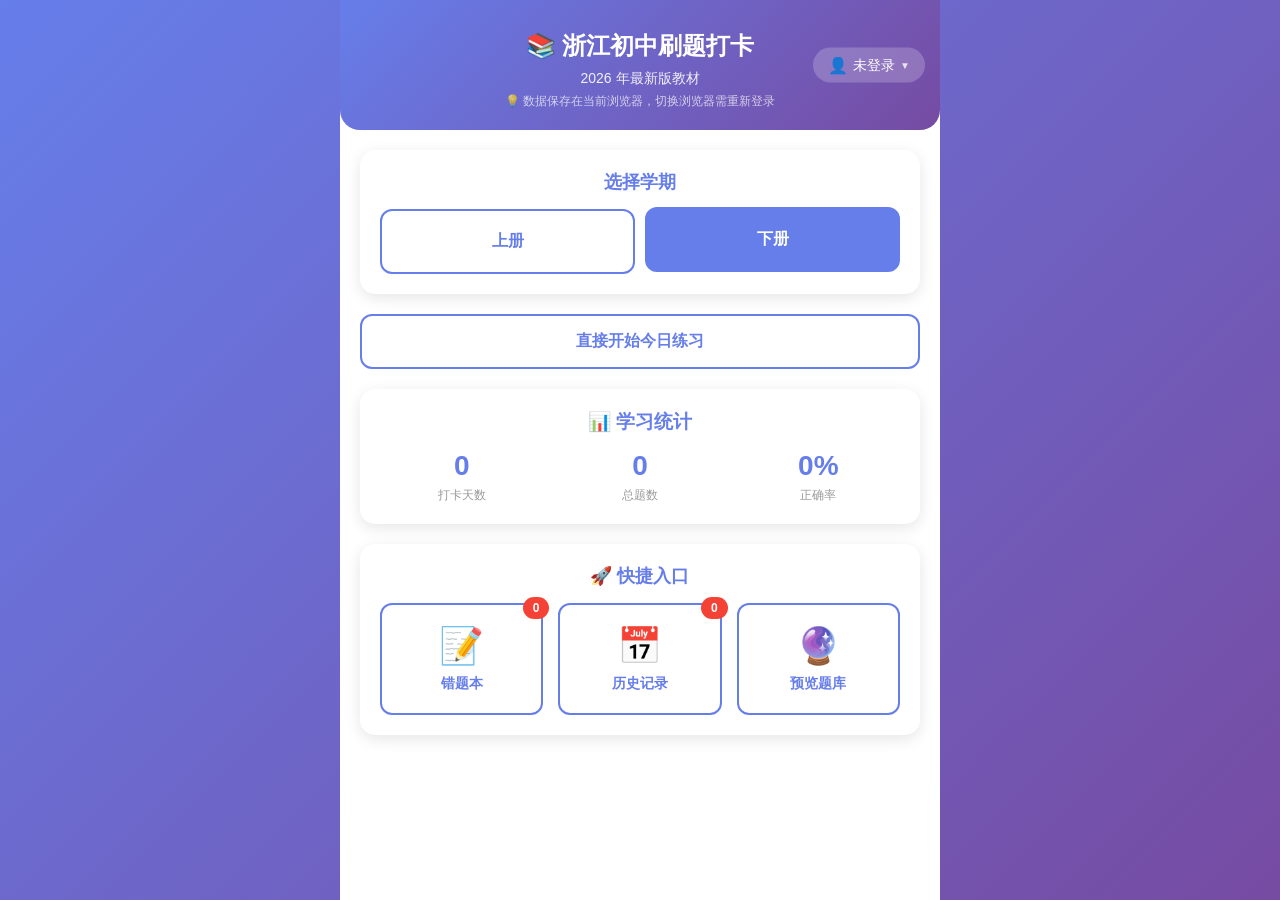
<file: index.html>
<!DOCTYPE html>
<html lang="zh-CN">
<head>
    <meta charset="UTF-8">
    <meta name="viewport" content="width=device-width, initial-scale=1.0, maximum-scale=1.0, user-scalable=no">
    <meta name="apple-mobile-web-app-capable" content="yes">
    <meta name="apple-mobile-web-app-status-bar-style" content="black-translucent">
    <title>浙江初中刷题打卡</title>
    <link rel="stylesheet" href="css/style.css">
    <link rel="stylesheet" href="css/user.css">
    <link rel="manifest" href="manifest.json">
</head>
<body>
    <div id="app">
        <!-- 首页 - 年级选择 -->
        <div id="home-page" class="page active">
            <div class="header">
                <div class="header-user">
                    <button class="user-switch-btn" onclick="app.showUserManager()">
                        <span class="user-icon">👤</span>
                        <span class="user-name" id="current-username">未登录</span>
                        <span class="user-arrow">▼</span>
                    </button>
                    
                </div>
                <h1>📚 浙江初中刷题打卡</h1>
                <p class="subtitle">2026 年最新版教材</p>
                <p class="subtitle" style="font-size:12px; opacity:0.7; margin-top:5px;">💡 数据保存在当前浏览器，切换浏览器需重新登录</p>
            </div>
            
            <div class="grade-selector">
                <h2>选择学期</h2>
                <div class="semester-buttons">
                    <button class="semester-btn" data-semester="upper">上册</button>
                    <button class="semester-btn selected" data-semester="lower">下册</button>
                </div>
            </div>
            
            <div class="quick-start-btn" style="text-align:center; margin:20px 0;">
                <button class="grade-btn" style="width:100%; padding:15px; font-size:16px;" onclick="app.startPractice()">直接开始今日练习</button>
            </div>
            
            <div class="stats-preview" id="stats-preview">
                <h3>📊 学习统计</h3>
                <div class="stats-grid">
                    <div class="stat-item">
                        <div class="stat-value" id="stat-days">0</div>
                        <div class="stat-label">打卡天数</div>
                    </div>
                    <div class="stat-item">
                        <div class="stat-value" id="stat-total">0</div>
                        <div class="stat-label">总题数</div>
                    </div>
                    <div class="stat-item">
                        <div class="stat-value" id="stat-correct">0%</div>
                        <div class="stat-label">正确率</div>
                    </div>
                </div>
                <div id="stats-empty-tip" style="text-align:center; color:#999; font-size:13px; margin-top:15px; display:none;">
                    💡 完成一次打卡练习后，这里会显示你的学习数据
                </div>
            </div>
            
            <!-- 快捷入口 -->
            <div class="quick-access">
                <h2>🚀 快捷入口</h2>
                <div class="quick-buttons">
                    <button class="quick-btn" onclick="app.showPage('wrong')">
                        <span class="quick-icon">📝</span>
                        <span class="quick-text">错题本</span>
                        <span class="quick-count" id="wrong-count">0</span>
                    </button>
                    <button class="quick-btn" onclick="app.showPage('history')">
                        <span class="quick-icon">📅</span>
                        <span class="quick-text">历史记录</span>
                        <span class="quick-count" id="history-count">0</span>
                    </button>
                    <button class="quick-btn" onclick="app.showPreviewSelector()">
                        <span class="quick-icon">🔮</span>
                        <span class="quick-text">预览题库</span>
                    </button>
                </div>
            </div>
        </div>

        <!-- 每日打卡页面 -->
        <div id="practice-page" class="page">
            <div class="header">
                <button class="back-btn" onclick="app.showPage('home')">← 返回</button>
                <h1 id="practice-title">每日打卡</h1>
                <div class="progress-info">
                    <span id="question-counter">1/30</span>
                    <span id="timer">00:00</span>
                </div>
            </div>
            
            <div class="question-container">
                <div class="subject-tag" id="subject-tag">语文</div>
                <div class="question-text" id="question-text">题目内容...</div>
                <div class="options" id="options-container">
                    <!-- 选项动态生成 -->
                </div>
            </div>
            
            <div class="feedback" id="feedback" style="display:none;">
                <div class="feedback-icon" id="feedback-icon"></div>
                <div class="feedback-text" id="feedback-text"></div>
                <div class="explanation" id="explanation"></div>
                <button class="next-btn" onclick="app.nextQuestion()">下一题 →</button>
            </div>
            
            <button class="submit-btn" id="submit-btn" onclick="app.submitAnswer()">提交答案</button>
        </div>

        <!-- 完成页面 -->
        <div id="complete-page" class="page">
            <div class="header">
                <h1>🎉 打卡完成!</h1>
            </div>
            
            <div class="result-summary">
                <div class="score-circle">
                    <div class="score-value" id="final-score">0</div>
                    <div class="score-label">总分</div>
                </div>
                
                <div class="result-details">
                    <div class="result-row">
                        <span>答对题数</span>
                        <span id="result-correct">0/30</span>
                    </div>
                    <div class="result-row">
                        <span>正确率</span>
                        <span id="result-rate">0%</span>
                    </div>
                    <div class="result-row">
                        <span>用时</span>
                        <span id="result-time">00:00</span>
                    </div>
                </div>
            </div>
            
            <div class="subject-breakdown" id="subject-breakdown">
                <h3>各科表现</h3>
                <!-- 动态生成 -->
            </div>
            
            <div class="action-buttons">
                <button class="action-btn primary" onclick="app.showPage('home')">返回首页</button>
                <button class="action-btn" onclick="app.showWrongAnswers()">查看错题</button>
            </div>
        </div>

        <!-- 错题本页面 -->
        <div id="wrong-page" class="page">
            <div class="header">
                <button class="back-btn" onclick="app.showPage('home')">← 返回</button>
                <h1>📝 错题本</h1>
            </div>
            
            <div class="wrong-filters">
                <button class="filter-btn active" data-filter="all">全部</button>
                <button class="filter-btn" data-filter="语文">语文</button>
                <button class="filter-btn" data-filter="数学">数学</button>
                <button class="filter-btn" data-filter="英语">英语</button>
                <button class="filter-btn" data-filter="科学">科学</button>
                <button class="filter-btn" data-filter="社会">社会</button>
            </div>
            
            <div class="wrong-list" id="wrong-list">
                <!-- 动态生成 -->
            </div>
            
            <button class="clear-btn" onclick="app.clearWrongBook()" style="display:none;" id="clear-wrong-btn">
                清空错题本
            </button>
        </div>

        <!-- 历史记录页面 -->
        <div id="history-page" class="page">
            <div class="header">
                <button class="back-btn" onclick="app.showPage('home')">← 返回</button>
                <h1>📅 历史记录</h1>
            </div>
            
            <div class="history-list" id="history-list">
                <!-- 动态生成 -->
            </div>
        </div>

        <!-- 预览选择页面 -->
        <div id="preview-selector-page" class="page">
            <div class="header">
                <button class="back-btn" onclick="app.showPage('home')">← 返回</button>
                <h1>🔮 题库预览</h1>
                <p class="subtitle">查看未来几天的题目安排</p>
            </div>
            
            <div class="preview-selector">
                <div class="preview-form">
                    <div class="form-group">
                        <label>选择学期</label>
                        <div class="semester-buttons">
                            <button class="preview-semester-btn" data-semester="upper">上册</button>
                            <button class="preview-semester-btn selected" data-semester="lower">下册</button>
                        </div>
                    </div>
                    
                    <div class="form-group">
                        <label>预览天数</label>
                        <div class="preview-days-buttons">
                            <button class="preview-days-btn active" data-days="3">3 天</button>
                            <button class="preview-days-btn" data-days="5">5 天</button>
                            <button class="preview-days-btn" data-days="7">7 天</button>
                        </div>
                    </div>
                    
                    <button class="preview-generate-btn" onclick="app.generatePreview()">
                        <span class="btn-icon">✨</span>
                        <span class="btn-text">立即预览</span>
                    </button>
                </div>
            </div>
        </div>

        <!-- 预览结果页面 -->
        <div id="preview-result-page" class="page">
            <div class="header">
                <button class="back-btn" onclick="app.showPage('preview-selector')">← 返回</button>
                <h1>📋 题库预览</h1>
                <div class="preview-info" id="preview-info">
                    <!-- 动态生成 -->
                </div>
            </div>
            
            <div class="preview-days-container" id="preview-days-container">
                <!-- 动态生成 -->
            </div>
        </div>

        <!-- 用户管理页面 -->
        <div id="user-manager-page" class="page">
            <div class="header">
                <button class="back-btn" onclick="app.showPage('home')">← 返回</button>
                <h1>👤 用户管理</h1>
            </div>
            
            <div class="user-manager">
                <div class="add-user-section">
                    <h3>➕ 新建用户</h3>
                    <div class="add-user-form">
                        <input type="text" id="new-username-input" placeholder="输入用户名" maxlength="10">
                        <button class="add-user-btn" onclick="app.addUser()">添加</button>
                    </div>
                </div>
                
                <div class="user-list-section">
                    <h3>👥 用户列表</h3>
                    <div class="user-list" id="user-list">
                        <!-- 动态生成 -->
                    </div>
                </div>
            </div>
        </div>

        
    </div>

    <script src="js/data.js?v=20260401_fix"></script>
    <script src="js/grade7-lower.js?v=20260401"></script>
    <!-- 纯前端存储版本，适用于 GitHub Pages -->
    <script src="js/storage.js?v=20260402_local"></script>
    <script src="js/app.js?v=20260401_db"></script>
</body>
</html>
</file>
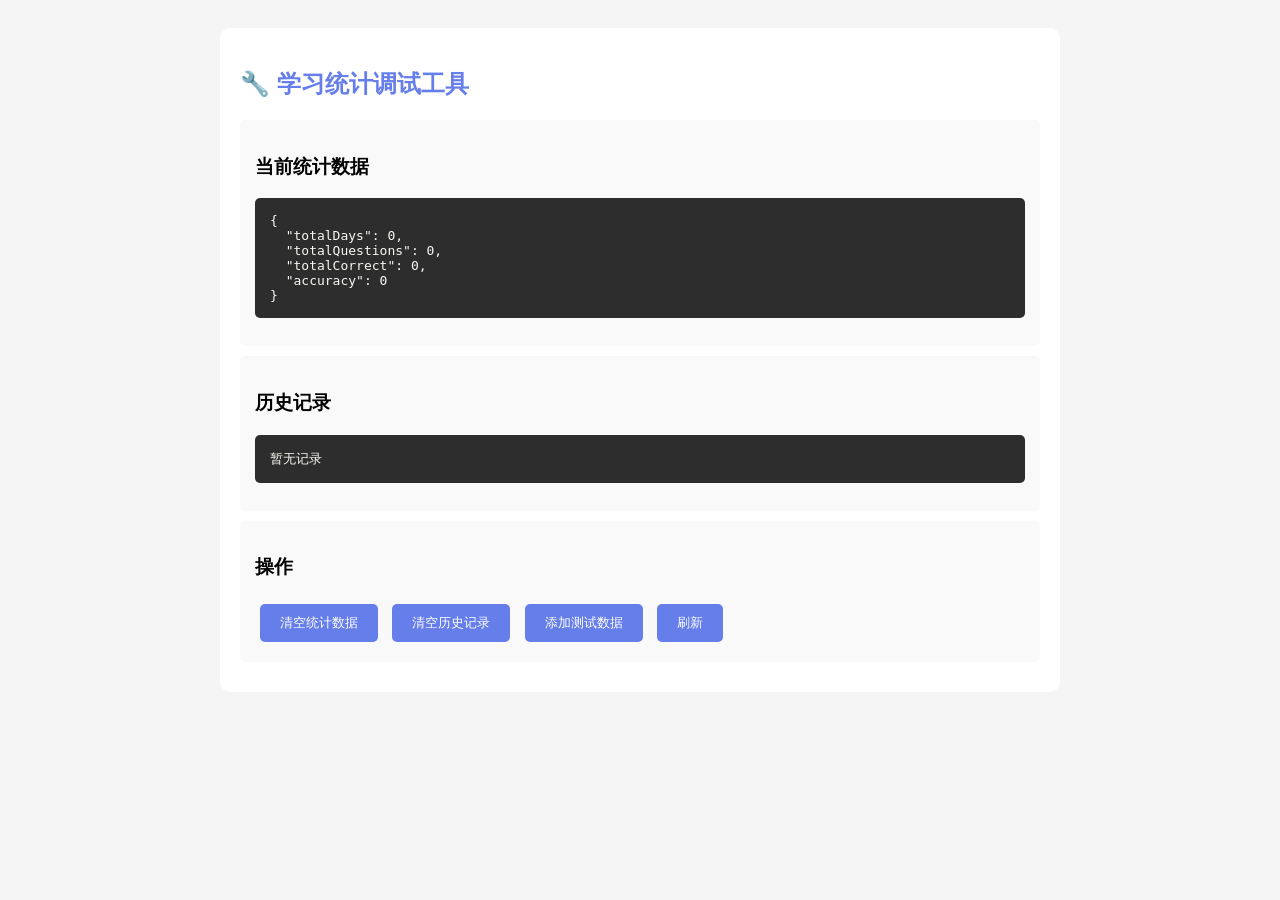
<file: debug.html>
<!DOCTYPE html>
<html lang="zh-CN">
<head>
    <meta charset="UTF-8">
    <meta name="viewport" content="width=device-width, initial-scale=1.0">
    <title>调试工具</title>
    <style>
        body { font-family: Arial; padding: 20px; background: #f5f5f5; }
        .container { max-width: 800px; margin: 0 auto; background: white; padding: 20px; border-radius: 10px; }
        h2 { color: #667eea; }
        .data-box { background: #f9f9f9; padding: 15px; margin: 10px 0; border-radius: 5px; }
        .btn { background: #667eea; color: white; border: none; padding: 10px 20px; border-radius: 5px; cursor: pointer; margin: 5px; }
        .btn:hover { background: #764ba2; }
        pre { background: #2d2d2d; color: #f8f8f2; padding: 15px; overflow: auto; border-radius: 5px; }
    </style>
</head>
<body>
    <div class="container">
        <h2>🔧 学习统计调试工具</h2>
        
        <div class="data-box">
            <h3>当前统计数据</h3>
            <pre id="stats-data">加载中...</pre>
        </div>
        
        <div class="data-box">
            <h3>历史记录</h3>
            <pre id="history-data">加载中...</pre>
        </div>
        
        <div class="data-box">
            <h3>操作</h3>
            <button class="btn" onclick="clearStats()">清空统计数据</button>
            <button class="btn" onclick="clearHistory()">清空历史记录</button>
            <button class="btn" onclick="addTestData()">添加测试数据</button>
            <button class="btn" onclick="location.reload()">刷新</button>
        </div>
    </div>
    
    <script>
        function loadStats() {
            const stats = JSON.parse(localStorage.getItem('zhongkao_stats') || '{"totalDays":0,"totalQuestions":0,"totalCorrect":0,"accuracy":0}');
            document.getElementById('stats-data').textContent = JSON.stringify(stats, null, 2);
        }
        
        function loadHistory() {
            const history = JSON.parse(localStorage.getItem('zhongkao_history') || '[]');
            document.getElementById('history-data').textContent = history.length > 0 ? 
                JSON.stringify(history.slice(0, 5), null, 2) + (history.length > 5 ? `\n... 共${history.length}条记录` : '') : '暂无记录';
        }
        
        function clearStats() {
            localStorage.removeItem('zhongkao_stats');
            alert('统计数据已清空！');
            loadStats();
        }
        
        function clearHistory() {
            localStorage.removeItem('zhongkao_history');
            alert('历史记录已清空！');
            loadHistory();
        }
        
        function addTestData() {
            const testStats = {
                totalDays: 5,
                totalQuestions: 150,
                totalCorrect: 120,
                accuracy: 80,
                lastPracticeDate: new Date().toLocaleDateString('zh-CN')
            };
            localStorage.setItem('zhongkao_stats', JSON.stringify(testStats));
            
            const testHistory = [{
                id: Date.now().toString(),
                date: new Date().toLocaleDateString('zh-CN'),
                time: new Date().toLocaleTimeString('zh-CN', {hour: '2-digit', minute: '2-digit'}),
                grade: 7,
                semester: 'lower',
                totalQuestions: 30,
                correctCount: 25,
                accuracy: 83,
                duration: 1200
            }];
            localStorage.setItem('zhongkao_history', JSON.stringify(testHistory));
            
            alert('测试数据已添加！请刷新主页面查看效果。');
            loadStats();
            loadHistory();
        }
        
        loadStats();
        loadHistory();
    </script>
</body>
</html>
</file>
<file: css/style.css>
/* 基础样式 */
* {
    margin: 0;
    padding: 0;
    box-sizing: border-box;
}

body {
    font-family: -apple-system, BlinkMacSystemFont, 'Segoe UI', Roboto, 'Helvetica Neue', Arial, sans-serif;
    background: linear-gradient(135deg, #667eea 0%, #764ba2 100%);
    min-height: 100vh;
    color: #333;
}

#app {
    max-width: 600px;
    margin: 0 auto;
    min-height: 100vh;
    background: #fff;
}

/* 页面切换 */
.page {
    display: none;
    padding: 20px;
    min-height: 100vh;
}

.page.active {
    display: block;
}

/* 头部 */
.header {
    text-align: center;
    padding: 20px 0;
    background: linear-gradient(135deg, #667eea 0%, #764ba2 100%);
    color: white;
    margin: -20px -20px 20px -20px;
    padding: 30px 20px 20px;
    border-radius: 0 0 20px 20px;
    position: relative;
}

.header h1 {
    font-size: 24px;
    margin-bottom: 8px;
}

.subtitle {
    opacity: 0.9;
    font-size: 14px;
}

.back-btn {
    position: absolute;
    left: 15px;
    top: 50%;
    transform: translateY(-50%);
    background: rgba(255,255,255,0.2);
    border: none;
    color: white;
    padding: 8px 15px;
    border-radius: 20px;
    cursor: pointer;
    font-size: 14px;
}

.progress-info {
    position: absolute;
    right: 15px;
    top: 50%;
    transform: translateY(-50%);
    display: flex;
    gap: 15px;
    font-size: 14px;
    opacity: 0.9;
}

/* 年级选择 */
.grade-selector, .semester-selector {
    background: white;
    border-radius: 15px;
    padding: 20px;
    margin-bottom: 20px;
    box-shadow: 0 4px 15px rgba(0,0,0,0.1);
}

.grade-selector h2, .semester-selector h2 {
    text-align: center;
    margin-bottom: 15px;
    color: #667eea;
    font-size: 18px;
}

.grade-buttons, .semester-buttons {
    display: flex;
    gap: 10px;
    justify-content: center;
}

.grade-btn, .semester-btn {
    flex: 1;
    padding: 20px;
    border: 2px solid #667eea;
    background: white;
    color: #667eea;
    border-radius: 12px;
    font-size: 16px;
    font-weight: bold;
    cursor: pointer;
    transition: all 0.3s;
}

.grade-btn:hover, .semester-btn:hover,
.grade-btn.selected, .semester-btn.selected {
    background: #667eea;
    color: white;
    transform: translateY(-2px);
}

/* 统计预览 */
.stats-preview {
    background: white;
    border-radius: 15px;
    padding: 20px;
    box-shadow: 0 4px 15px rgba(0,0,0,0.1);
}

.stats-preview h3 {
    text-align: center;
    margin-bottom: 15px;
    color: #667eea;
}

.stats-grid {
    display: grid;
    grid-template-columns: repeat(3, 1fr);
    gap: 15px;
}

.stat-item {
    text-align: center;
}

.stat-value {
    font-size: 28px;
    font-weight: bold;
    color: #667eea;
}

.stat-label {
    font-size: 12px;
    color: #999;
    margin-top: 5px;
}

/* 题目容器 */
.question-container {
    background: white;
    border-radius: 15px;
    padding: 25px;
    box-shadow: 0 4px 15px rgba(0,0,0,0.1);
    margin-bottom: 20px;
}

.subject-tag {
    display: inline-block;
    background: linear-gradient(135deg, #667eea 0%, #764ba2 100%);
    color: white;
    padding: 5px 15px;
    border-radius: 20px;
    font-size: 12px;
    font-weight: bold;
    margin-bottom: 15px;
}

.question-text {
    font-size: 18px;
    line-height: 1.6;
    margin-bottom: 20px;
    color: #333;
}

/* 选项 */
.options {
    display: flex;
    flex-direction: column;
    gap: 12px;
}

.option {
    padding: 15px 20px;
    border: 2px solid #e0e0e0;
    border-radius: 12px;
    cursor: pointer;
    transition: all 0.3s;
    font-size: 16px;
    background: white;
}

.option:hover {
    border-color: #667eea;
    background: #f8f9ff;
}

.option.selected {
    border-color: #667eea;
    background: #667eea;
    color: white;
}

.option.correct {
    border-color: #4CAF50;
    background: #4CAF50;
    color: white;
}

.option.wrong {
    border-color: #f44336;
    background: #f44336;
    color: white;
}

/* 提交按钮 */
.submit-btn {
    width: 100%;
    padding: 18px;
    background: linear-gradient(135deg, #667eea 0%, #764ba2 100%);
    color: white;
    border: none;
    border-radius: 12px;
    font-size: 18px;
    font-weight: bold;
    cursor: pointer;
    transition: transform 0.3s;
}

.submit-btn:hover {
    transform: translateY(-2px);
}

.submit-btn:disabled {
    opacity: 0.5;
    cursor: not-allowed;
}

/* 反馈区域 */
.feedback {
    background: white;
    border-radius: 15px;
    padding: 25px;
    box-shadow: 0 4px 15px rgba(0,0,0,0.1);
    text-align: center;
}

.feedback-icon {
    font-size: 48px;
    margin-bottom: 10px;
}

.feedback-text {
    font-size: 20px;
    font-weight: bold;
    margin-bottom: 15px;
}

.feedback-text.correct {
    color: #4CAF50;
}

.feedback-text.wrong {
    color: #f44336;
}

.explanation {
    background: #f8f9ff;
    padding: 15px;
    border-radius: 10px;
    text-align: left;
    margin-bottom: 20px;
    line-height: 1.6;
    border-left: 4px solid #667eea;
}

.next-btn {
    width: 100%;
    padding: 15px;
    background: linear-gradient(135deg, #667eea 0%, #764ba2 100%);
    color: white;
    border: none;
    border-radius: 12px;
    font-size: 16px;
    font-weight: bold;
    cursor: pointer;
}

/* 完成页面 */
.result-summary {
    background: white;
    border-radius: 15px;
    padding: 30px;
    box-shadow: 0 4px 15px rgba(0,0,0,0.1);
    text-align: center;
    margin-bottom: 20px;
}

.score-circle {
    width: 120px;
    height: 120px;
    border-radius: 50%;
    background: linear-gradient(135deg, #667eea 0%, #764ba2 100%);
    color: white;
    display: flex;
    flex-direction: column;
    justify-content: center;
    align-items: center;
    margin: 0 auto 20px;
}

.score-value {
    font-size: 36px;
    font-weight: bold;
}

.score-label {
    font-size: 12px;
    opacity: 0.9;
}

.result-details {
    margin-top: 20px;
}

.result-row {
    display: flex;
    justify-content: space-between;
    padding: 12px 0;
    border-bottom: 1px solid #eee;
    font-size: 16px;
}

.result-row:last-child {
    border-bottom: none;
}

/* 各科表现 */
.subject-breakdown {
    background: white;
    border-radius: 15px;
    padding: 20px;
    box-shadow: 0 4px 15px rgba(0,0,0,0.1);
    margin-bottom: 20px;
}

.subject-breakdown h3 {
    margin-bottom: 15px;
    color: #667eea;
}

.subject-row {
    display: flex;
    justify-content: space-between;
    align-items: center;
    padding: 10px 0;
}

.subject-name {
    font-weight: bold;
}

.subject-score {
    color: #667eea;
    font-weight: bold;
}

/* 操作按钮 */
.action-buttons {
    display: flex;
    flex-direction: column;
    gap: 10px;
}

.action-btn {
    padding: 15px;
    border: none;
    border-radius: 12px;
    font-size: 16px;
    font-weight: bold;
    cursor: pointer;
    transition: transform 0.3s;
}

.action-btn.primary {
    background: linear-gradient(135deg, #667eea 0%, #764ba2 100%);
    color: white;
}

.action-btn {
    background: white;
    color: #667eea;
    border: 2px solid #667eea;
}

.action-btn:hover {
    transform: translateY(-2px);
}

/* 错题本 */
.wrong-filters {
    display: flex;
    gap: 8px;
    margin-bottom: 15px;
    flex-wrap: wrap;
}

.filter-btn {
    padding: 8px 15px;
    border: 2px solid #667eea;
    background: white;
    color: #667eea;
    border-radius: 20px;
    font-size: 13px;
    cursor: pointer;
    transition: all 0.3s;
}

.filter-btn.active {
    background: #667eea;
    color: white;
}

.wrong-list {
    background: white;
    border-radius: 15px;
    padding: 15px;
    box-shadow: 0 4px 15px rgba(0,0,0,0.1);
    margin-bottom: 20px;
}

.wrong-item {
    padding: 15px;
    border-bottom: 1px solid #eee;
}

.wrong-item:last-child {
    border-bottom: none;
}

.wrong-subject {
    font-size: 12px;
    color: #667eea;
    font-weight: bold;
    margin-bottom: 8px;
}

.wrong-question {
    font-size: 14px;
    margin-bottom: 10px;
    line-height: 1.5;
}

.wrong-answer {
    font-size: 13px;
    color: #666;
}

.wrong-answer span {
    font-weight: bold;
    color: #f44336;
}

.clear-btn {
    width: 100%;
    padding: 15px;
    background: #f44336;
    color: white;
    border: none;
    border-radius: 12px;
    font-size: 16px;
    cursor: pointer;
}

/* 历史记录 */
.history-list {
    background: white;
    border-radius: 15px;
    padding: 15px;
    box-shadow: 0 4px 15px rgba(0,0,0,0.1);
}

.history-item {
    padding: 15px;
    border-bottom: 1px solid #eee;
    display: flex;
    justify-content: space-between;
    align-items: center;
}

.history-item:last-child {
    border-bottom: none;
}

.history-date {
    font-size: 14px;
    color: #666;
}

.history-score {
    font-weight: bold;
    color: #667eea;
    font-size: 18px;
}

/* 导航菜单 */
.nav-menu {
    display: flex;
    justify-content: space-around;
    background: white;
    padding: 10px 0;
    position: fixed;
    bottom: 0;
    left: 50%;
    transform: translateX(-50%);
    width: 100%;
    max-width: 600px;
    border-top: 1px solid #eee;
}

.nav-item {
    text-align: center;
    color: #999;
    font-size: 12px;
    cursor: pointer;
    padding: 5px 15px;
}

.nav-item.active {
    color: #667eea;
}

.nav-icon {
    font-size: 20px;
    display: block;
    margin-bottom: 3px;
}

/* 快捷入口 */
.quick-access {
    background: white;
    border-radius: 15px;
    padding: 20px;
    margin-top: 20px;
    box-shadow: 0 4px 15px rgba(0,0,0,0.1);
}

.quick-access h2 {
    text-align: center;
    margin-bottom: 15px;
    color: #667eea;
    font-size: 18px;
}

.quick-buttons {
    display: flex;
    gap: 15px;
}

.quick-btn {
    flex: 1;
    display: flex;
    flex-direction: column;
    align-items: center;
    padding: 20px 15px;
    border: 2px solid #667eea;
    background: white;
    border-radius: 12px;
    cursor: pointer;
    transition: all 0.3s;
    position: relative;
}

.quick-btn:hover {
    background: linear-gradient(135deg, #667eea 0%, #764ba2 100%);
    border-color: transparent;
    transform: translateY(-3px);
}

.quick-btn:hover .quick-text {
    color: white;
}

.quick-btn:hover .quick-count {
    background: white;
    color: #667eea;
}

.quick-icon {
    font-size: 36px;
    margin-bottom: 8px;
}

.quick-text {
    font-size: 14px;
    color: #667eea;
    font-weight: bold;
    transition: color 0.3s;
}

.quick-count {
    position: absolute;
    top: -8px;
    right: -8px;
    background: #f44336;
    color: white;
    font-size: 12px;
    font-weight: bold;
    padding: 4px 10px;
    border-radius: 20px;
    min-width: 24px;
    text-align: center;
}

.quick-count:empty,
.quick-count[data-count="0"] {
    display: none;
}

/* 响应式 */
@media (max-width: 480px) {
    .grade-btn, .semester-btn {
        padding: 15px 10px;
        font-size: 14px;
    }

    .question-text {
        font-size: 16px;
    }

    .header h1 {
        font-size: 20px;
    }
}

/* 预览选择器页面 */
.preview-selector {
    background: white;
    border-radius: 15px;
    padding: 20px;
    box-shadow: 0 4px 15px rgba(0,0,0,0.1);
}

.preview-form {
    display: flex;
    flex-direction: column;
    gap: 20px;
}

.preview-form .form-group {
    display: flex;
    flex-direction: column;
    gap: 10px;
}

.preview-form label {
    font-size: 14px;
    color: #666;
    font-weight: 500;
}

.preview-grade-btn, .preview-semester-btn, .preview-days-btn {
    flex: 1;
    padding: 15px 20px;
    border: 2px solid #667eea;
    background: white;
    color: #667eea;
    border-radius: 12px;
    font-size: 16px;
    font-weight: bold;
    cursor: pointer;
    transition: all 0.3s;
}

.preview-grade-btn.selected, .preview-semester-btn.selected, .preview-days-btn.active {
    background: #667eea;
    color: white;
    transform: translateY(-2px);
}

.preview-days-buttons {
    display: flex;
    gap: 10px;
}

/* 预览按钮 - 渐变漂亮样式 */
.preview-generate-btn {
    margin-top: 20px;
    width: 100%;
    padding: 16px;
    background: linear-gradient(135deg, #667eea 0%, #764ba2 100%);
    color: white;
    border: none;
    border-radius: 25px;
    font-size: 16px;
    font-weight: bold;
    cursor: pointer;
    display: flex;
    align-items: center;
    justify-content: center;
    gap: 10px;
    box-shadow: 0 4px 15px rgba(102, 126, 234, 0.4);
    transition: all 0.3s ease;
}

.preview-generate-btn:active {
    transform: scale(0.98);
    box-shadow: 0 2px 10px rgba(102, 126, 234, 0.3);
}

.preview-generate-btn .btn-icon {
    font-size: 20px;
}

.preview-generate-btn .btn-text {
    letter-spacing: 1px;
}

/* 预览结果页面 */
.preview-info {
    position: absolute;
    right: 15px;
    top: 50%;
    transform: translateY(-50%);
    font-size: 12px;
    opacity: 0.9;
    display: flex;
    flex-direction: column;
    align-items: flex-end;
    gap: 3px;
}

.preview-days-container {
    display: flex;
    flex-direction: column;
    gap: 15px;
    padding-bottom: 20px;
}

.preview-day-card {
    background: white;
    border-radius: 15px;
    padding: 20px;
    box-shadow: 0 4px 15px rgba(0,0,0,0.1);
}

.preview-day-header {
    display: flex;
    justify-content: space-between;
    align-items: center;
    margin-bottom: 15px;
    padding-bottom: 10px;
    border-bottom: 2px solid #f0f0f0;
}

.day-number {
    font-size: 18px;
    font-weight: bold;
    color: #667eea;
}

.day-date {
    font-size: 14px;
    color: #999;
}

.preview-subjects {
    display: flex;
    flex-wrap: wrap;
    gap: 8px;
    margin-bottom: 15px;
}

.preview-subject-tag {
    padding: 5px 12px;
    border-radius: 15px;
    font-size: 12px;
    font-weight: 500;
}

.preview-subject-tag.语文 { background: #E8F4FD; color: #1976d2; }
.preview-subject-tag.数学 { background: #F3E5F5; color: #7b1fa2; }
.preview-subject-tag.英语 { background: #FCE4EC; color: #c2185b; }
.preview-subject-tag.科学 { background: #E8F5E9; color: #388e3c; }
.preview-subject-tag.社会 { background: #FFF3E0; color: #f57c00; }

.preview-questions-mini {
    display: flex;
    flex-direction: column;
    gap: 8px;
}

.preview-question-mini {
    display: flex;
    align-items: center;
    gap: 10px;
    padding: 10px 12px;
    background: #f8f9ff;
    border-radius: 8px;
    font-size: 13px;
}

.preview-question-mini .q-subject {
    font-size: 11px;
    padding: 2px 8px;
    border-radius: 10px;
    font-weight: 500;
    white-space: nowrap;
}

.preview-question-mini.语文 .q-subject { background: #E8F4FD; color: #1976d2; }
.preview-question-mini.数学 .q-subject { background: #F3E5F5; color: #7b1fa2; }
.preview-question-mini.英语 .q-subject { background: #FCE4EC; color: #c2185b; }
.preview-question-mini.科学 .q-subject { background: #E8F5E9; color: #388e3c; }
.preview-question-mini.社会 .q-subject { background: #FFF3E0; color: #f57c00; }

.preview-question-mini .q-text {
    color: #666;
    overflow: hidden;
    text-overflow: ellipsis;
    white-space: nowrap;
}

.more-questions {
    text-align: center;
    padding: 10px;
    color: #999;
    font-size: 13px;
    background: #f8f9ff;
    border-radius: 8px;
    margin-top: 5px;
}
</file>
<file: css/user.css>
/* 用户管理样式 */
.header-user {
    position: absolute;
    right: 15px;
    top: 50%;
    transform: translateY(-50%);
}

.user-switch-btn {
    background: rgba(255,255,255,0.2);
    border: none;
    color: white;
    padding: 8px 15px;
    border-radius: 20px;
    cursor: pointer;
    font-size: 14px;
    display: flex;
    align-items: center;
    gap: 5px;
    transition: all 0.3s ease;
}

.user-switch-btn:hover {
    background: rgba(255,255,255,0.3);
}

.user-icon {
    font-size: 16px;
}

.user-name {
    max-width: 80px;
    overflow: hidden;
    text-overflow: ellipsis;
    white-space: nowrap;
}

.user-arrow {
    font-size: 10px;
    opacity: 0.8;
}

/* 用户管理页面 */
.user-manager {
    padding: 20px 0;
}

.add-user-section, .user-list-section {
    background: white;
    border-radius: 15px;
    padding: 20px;
    margin-bottom: 20px;
    box-shadow: 0 4px 15px rgba(0,0,0,0.1);
}

.add-user-section h3, .user-list-section h3 {
    color: #667eea;
    font-size: 16px;
    margin-bottom: 15px;
}

.add-user-form {
    display: flex;
    gap: 10px;
}

.add-user-form input {
    flex: 1;
    padding: 12px 15px;
    border: 2px solid #e0e0e0;
    border-radius: 10px;
    font-size: 14px;
    transition: border-color 0.3s;
}

.add-user-form input:focus {
    outline: none;
    border-color: #667eea;
}

.add-user-btn {
    padding: 12px 25px;
    background: linear-gradient(135deg, #667eea 0%, #764ba2 100%);
    color: white;
    border: none;
    border-radius: 10px;
    font-size: 14px;
    font-weight: bold;
    cursor: pointer;
    transition: transform 0.2s;
}

.add-user-btn:active {
    transform: scale(0.95);
}

.user-list {
    display: flex;
    flex-direction: column;
    gap: 10px;
}

.user-item {
    display: flex;
    align-items: center;
    justify-content: space-between;
    padding: 15px;
    background: #f8f9fa;
    border-radius: 10px;
    border: 2px solid transparent;
    transition: all 0.3s;
}

.user-item:hover {
    background: #e8e9ea;
}

.user-item.current {
    border-color: #667eea;
    background: #f0f2ff;
}

.user-info {
    display: flex;
    align-items: center;
    gap: 12px;
}

.user-avatar {
    width: 40px;
    height: 40px;
    border-radius: 50%;
    background: linear-gradient(135deg, #667eea 0%, #764ba2 100%);
    display: flex;
    align-items: center;
    justify-content: center;
    font-size: 20px;
}

.user-details {
    display: flex;
    flex-direction: column;
}

.user-name-text {
    font-weight: bold;
    font-size: 15px;
    color: #333;
}

.user-stats {
    font-size: 12px;
    color: #666;
    margin-top: 2px;
}

.user-current-badge {
    background: #667eea;
    color: white;
    padding: 3px 10px;
    border-radius: 10px;
    font-size: 11px;
}

.user-actions {
    display: flex;
    gap: 8px;
}

.user-btn {
    padding: 8px 15px;
    border: none;
    border-radius: 8px;
    font-size: 12px;
    cursor: pointer;
    transition: all 0.2s;
}

.user-btn.switch {
    background: #e3f2fd;
    color: #1976d2;
}

.user-btn.switch:hover {
    background: #bbdefb;
}

.user-btn.delete {
    background: #ffebee;
    color: #c62828;
}

.user-btn.delete:hover {
    background: #ffcdd2;
}

.user-empty {
    text-align: center;
    color: #999;
    padding: 30px 0;
}
</file>
